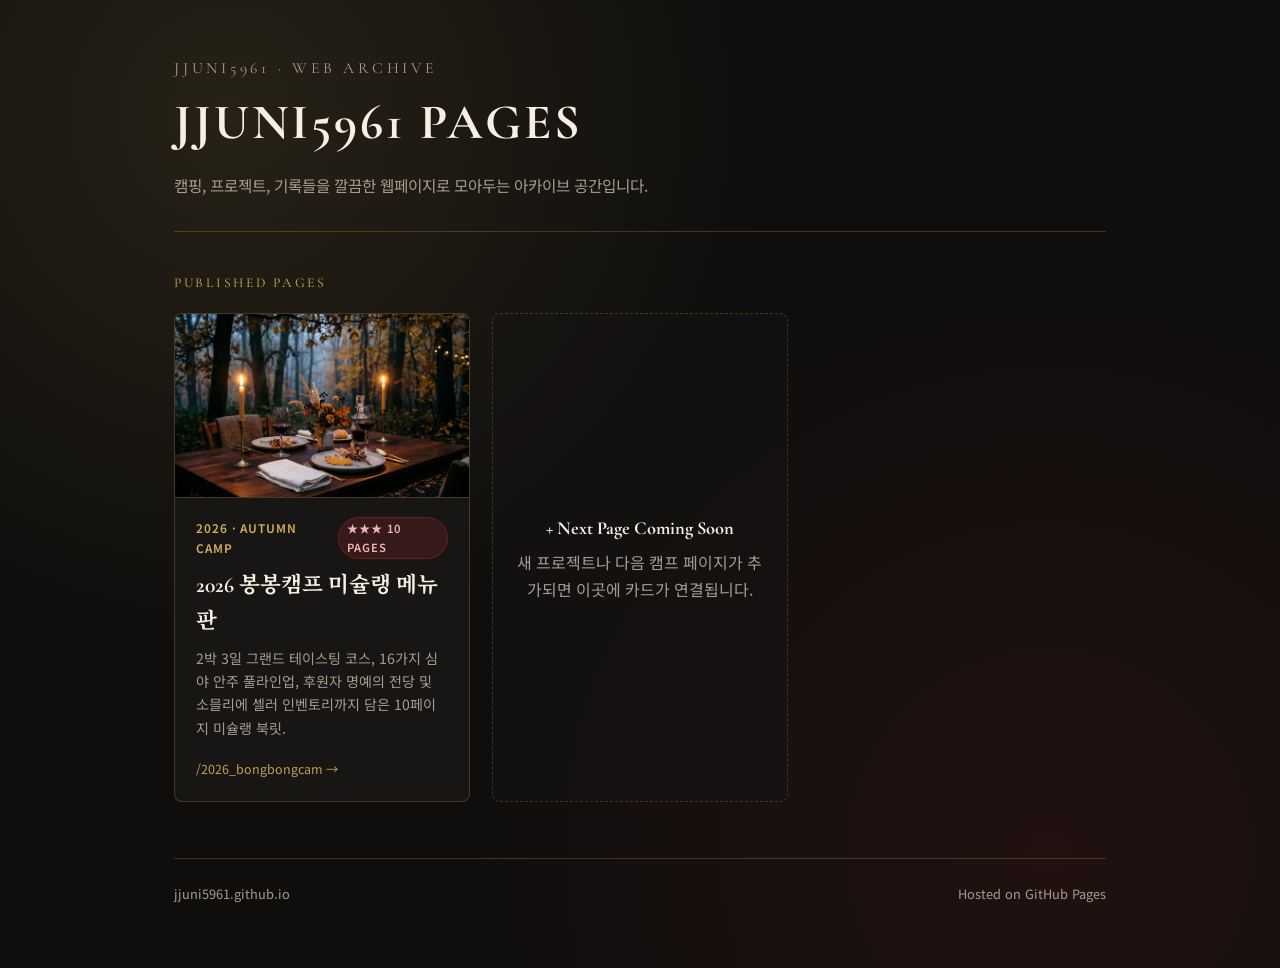
<file: index.html>
<!DOCTYPE html>
<html lang="ko">
<head>
  <meta charset="UTF-8" />
  <meta name="viewport" content="width=device-width, initial-scale=1.0" />
  <title>jjuni5961.github.io | Web Archive</title>
  <link rel="preconnect" href="https://fonts.googleapis.com" />
  <link rel="preconnect" href="https://fonts.gstatic.com" crossorigin />
  <link href="https://fonts.googleapis.com/css2?family=Cormorant+Garamond:wght@600;700&family=Noto+Serif+KR:wght@600;700&family=Noto+Sans+KR:wght@400;500;600&display=swap" rel="stylesheet" />
  <link rel="stylesheet" href="styles.css" />
</head>
<body>
  <div class="wrap">
    <header class="hero">
      <p class="eyebrow">jjuni5961 · Web Archive</p>
      <h1>JJUNI5961 PAGES</h1>
      <p>캠핑, 프로젝트, 기록들을 깔끔한 웹페이지로 모아두는 아카이브 공간입니다.</p>
    </header>

    <main>
      <p class="section-label">Published Pages</p>
      <div class="card-grid">

        <!-- Page 01: 2026_bongbongcam -->
        <a class="project-card" href="./2026_bongbongcam/">
          <img class="project-thumb" src="./2026_bongbongcam/images/00_cover.jpg" alt="2026 봉봉캠프 미슐랭 3스타 메뉴판 표지" />
          <div class="project-body">
            <div class="project-meta">
              <span>2026 · AUTUMN CAMP</span>
              <span class="project-tag">★★★ 10 PAGES</span>
            </div>
            <h2>2026 봉봉캠프 미슐랭 메뉴판</h2>
            <p>
              2박 3일 그랜드 테이스팅 코스, 16가지 심야 안주 풀라인업, 후원자 명예의 전당 및 소믈리에 셀러 인벤토리까지 담은 10페이지 미슐랭 북릿.
            </p>
            <div class="project-url">/2026_bongbongcam →</div>
          </div>
        </a>

        <!-- 새 페이지를 추가할 때는 위 .project-card 블록을 복사해서 폴더명만 바꾸면 됩니다 -->
        <div class="project-card placeholder-card">
          <strong>+ Next Page Coming Soon</strong>
          <span>새 프로젝트나 다음 캠프 페이지가 추가되면 이곳에 카드가 연결됩니다.</span>
        </div>

      </div>
    </main>

    <footer>
      <span>jjuni5961.github.io</span>
      <span>Hosted on GitHub Pages</span>
    </footer>
  </div>
</body>
</html>
</file>
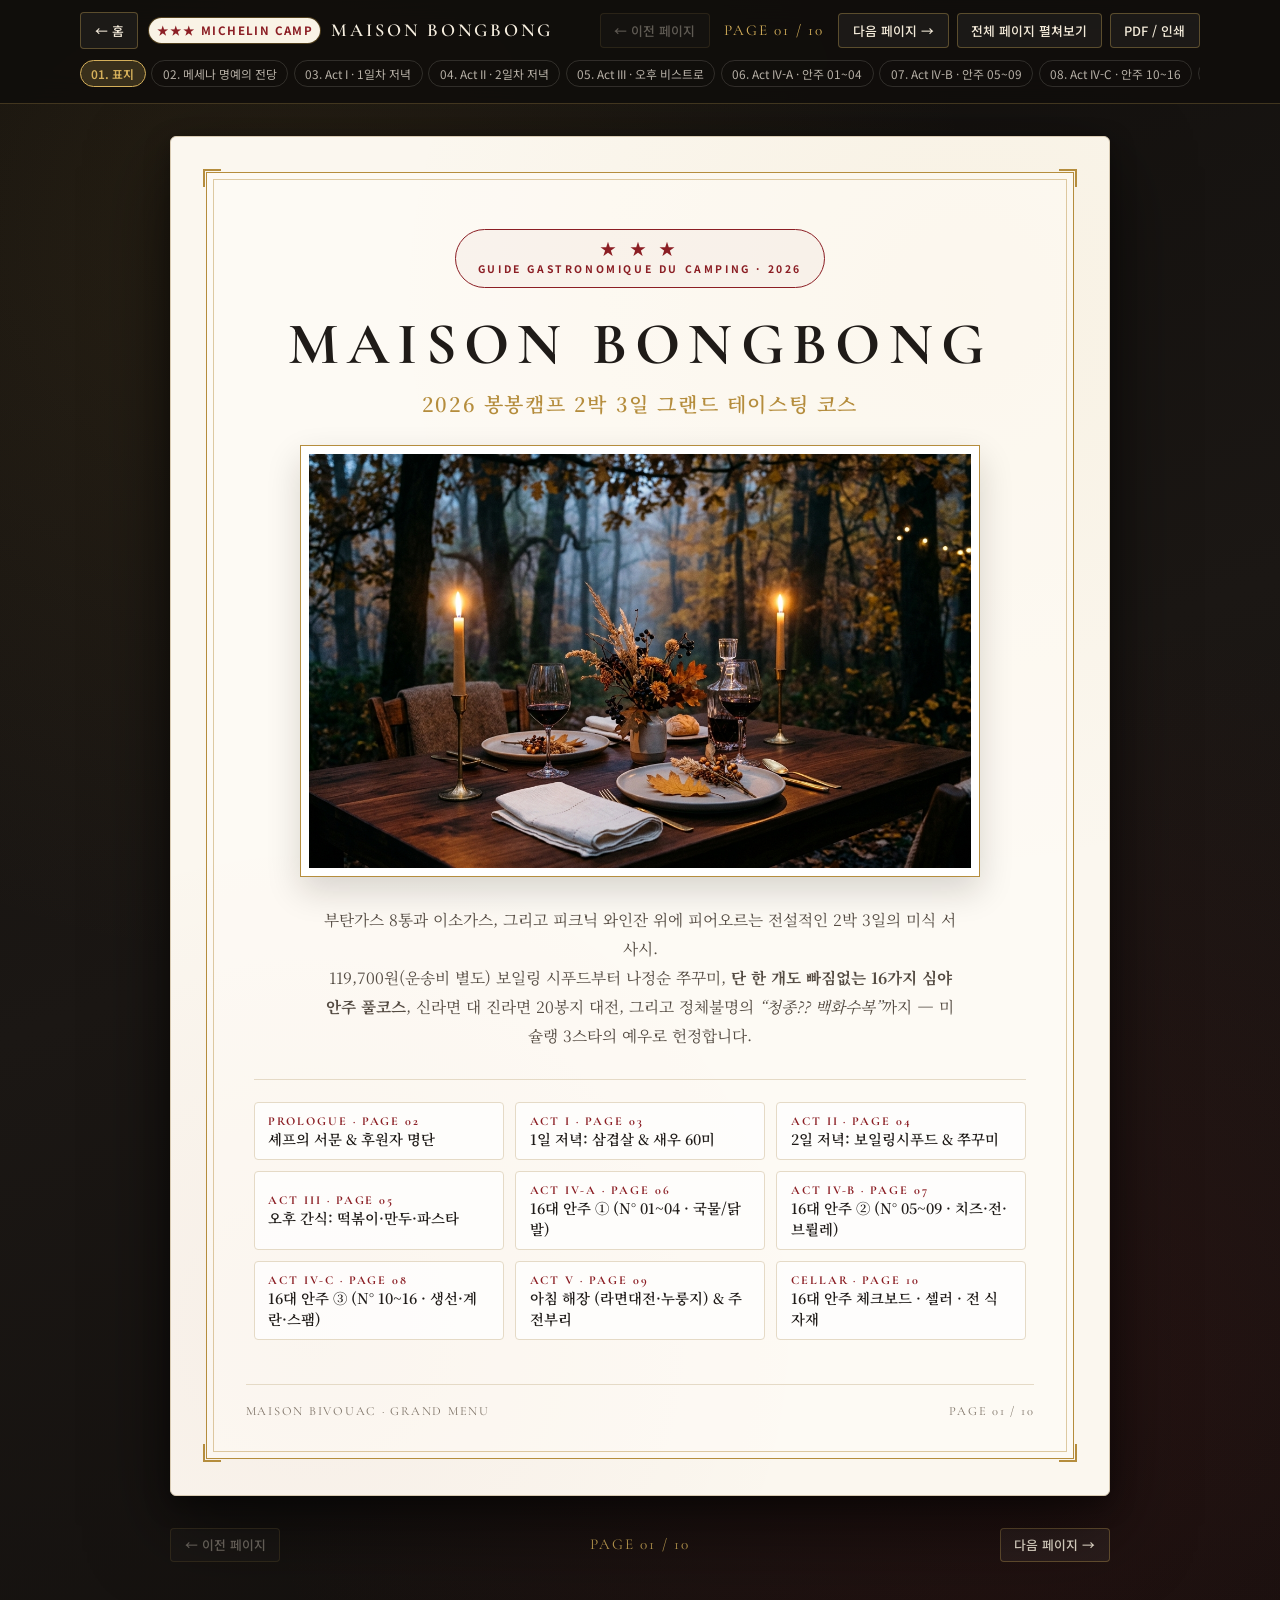
<file: 2026_bongbongcam/index.html>
<!DOCTYPE html>
<html lang="ko">
<head>
  <meta charset="UTF-8" />
  <meta name="viewport" content="width=device-width, initial-scale=1.0" />
  <title>MAISON BONGBONG ★★★ | 2026 봉봉캠프 그랜드 테이스팅 메뉴</title>
  <link rel="preconnect" href="https://fonts.googleapis.com" />
  <link rel="preconnect" href="https://fonts.gstatic.com" crossorigin />
  <link href="https://fonts.googleapis.com/css2?family=Cormorant+Garamond:ital,wght@0,500;0,600;0,700;1,500;1,600&family=Noto+Serif+KR:wght@400;600;700&family=Noto+Sans+KR:wght@400;500;600;700&display=swap" rel="stylesheet" />
  <link rel="stylesheet" href="styles.css" />
</head>
<body>
  <!-- Top Concierge Bar -->
  <header class="topbar">
    <div class="topbar-inner">
      <div class="brand-mark">
        <a class="ctrl-btn" href="../" style="text-decoration:none;">← 홈</a>
        <span class="brand-stars">★★★ MICHELIN CAMP</span>
        <span class="brand-title">MAISON BONGBONG</span>
      </div>

      <div class="topbar-controls">
        <button id="prevPageBtn" class="ctrl-btn" type="button">← 이전 페이지</button>
        <span id="pageCounter" class="page-counter">PAGE 01 / 10</span>
        <button id="nextPageBtn" class="ctrl-btn" type="button">다음 페이지 →</button>
        <button id="toggleViewBtn" class="ctrl-btn" type="button">전체 페이지 펼쳐보기</button>
        <button id="printBtn" class="ctrl-btn" type="button">PDF / 인쇄</button>
      </div>
    </div>

    <nav class="chapter-strip" aria-label="코스 목차">
      <button class="chapter-pill is-current" type="button">01. 표지</button>
      <button class="chapter-pill" type="button">02. 메세나 명예의 전당</button>
      <button class="chapter-pill" type="button">03. Act I · 1일차 저녁</button>
      <button class="chapter-pill" type="button">04. Act II · 2일차 저녁</button>
      <button class="chapter-pill" type="button">05. Act III · 오후 비스트로</button>
      <button class="chapter-pill" type="button">06. Act IV-A · 안주 01~04</button>
      <button class="chapter-pill" type="button">07. Act IV-B · 안주 05~09</button>
      <button class="chapter-pill" type="button">08. Act IV-C · 안주 10~16</button>
      <button class="chapter-pill" type="button">09. Act V · 아침 &amp; 주전부리</button>
      <button class="chapter-pill" type="button">10. 셀러 &amp; 100% 인벤토리</button>
    </nav>
  </header>

  <main class="booklet-stage">

    <!-- ==================== PAGE 1: COVER ==================== -->
    <section class="menu-page is-visible" data-page="1">
      <div class="page-frame">
        <span class="corner corner-tl"></span><span class="corner corner-tr"></span>
        <span class="corner corner-bl"></span><span class="corner corner-br"></span>

        <div class="cover-layout">
          <div class="michelin-seal">
            <span class="stars">★ ★ ★</span>
            <span class="label">Guide Gastronomique du Camping · 2026</span>
          </div>

          <h1 class="cover-title">MAISON BONGBONG</h1>
          <p class="cover-kr-title">2026 봉봉캠프 2박 3일 그랜드 테이스팅 코스</p>

          <div class="cover-hero-wrap">
            <img src="images/00_cover.jpg" alt="가을 숲속 촛불이 켜진 미슐랭 야외 파인다이닝 테이블" />
          </div>

          <p class="cover-dedication">
            부탄가스 8통과 이소가스, 그리고 피크닉 와인잔 위에 피어오르는 전설적인 2박 3일의 미식 서사시.<br />
            119,700원(운송비 별도) 보일링 시푸드부터 나정순 쭈꾸미, <strong>단 한 개도 빠짐없는 16가지 심야 안주 풀코스</strong>, 신라면 대 진라면 20봉지 대전, 그리고 정체불명의 <em>“청종?? 백화수복”</em>까지 — 미슐랭 3스타의 예우로 헌정합니다.
          </p>

          <div class="cover-toc">
            <button class="toc-item" type="button" data-target-page="1">
              <span class="toc-num">PROLOGUE · PAGE 02</span>
              <span class="toc-name">셰프의 서문 &amp; 후원자 명단</span>
            </button>
            <button class="toc-item" type="button" data-target-page="2">
              <span class="toc-num">ACT I · PAGE 03</span>
              <span class="toc-name">1일 저녁: 삼겹살 &amp; 새우 60미</span>
            </button>
            <button class="toc-item" type="button" data-target-page="3">
              <span class="toc-num">ACT II · PAGE 04</span>
              <span class="toc-name">2일 저녁: 보일링시푸드 &amp; 쭈꾸미</span>
            </button>
            <button class="toc-item" type="button" data-target-page="4">
              <span class="toc-num">ACT III · PAGE 05</span>
              <span class="toc-name">오후 간식: 떡볶이·만두·파스타</span>
            </button>
            <button class="toc-item" type="button" data-target-page="5">
              <span class="toc-num">ACT IV-A · PAGE 06</span>
              <span class="toc-name">16대 안주 ① (N° 01~04 · 국물/닭발)</span>
            </button>
            <button class="toc-item" type="button" data-target-page="6">
              <span class="toc-num">ACT IV-B · PAGE 07</span>
              <span class="toc-name">16대 안주 ② (N° 05~09 · 치즈·전·브륄레)</span>
            </button>
            <button class="toc-item" type="button" data-target-page="7">
              <span class="toc-num">ACT IV-C · PAGE 08</span>
              <span class="toc-name">16대 안주 ③ (N° 10~16 · 생선·계란·스팸)</span>
            </button>
            <button class="toc-item" type="button" data-target-page="8">
              <span class="toc-num">ACT V · PAGE 09</span>
              <span class="toc-name">아침 해장 (라면대전·누룽지) &amp; 주전부리</span>
            </button>
            <button class="toc-item" type="button" data-target-page="9">
              <span class="toc-num">CELLAR · PAGE 10</span>
              <span class="toc-name">16대 안주 체크보드 · 셀러 · 전 식자재</span>
            </button>
          </div>
        </div>

        <footer class="page-footer">
          <span>Maison Bivouac · Grand Menu</span>
          <span>Page 01 / 10</span>
        </footer>
      </div>
    </section>

    <!-- ==================== PAGE 2: PROLOGUE & PATRONS ==================== -->
    <section class="menu-page" data-page="2">
      <div class="page-frame">
        <span class="corner corner-tl"></span><span class="corner corner-tr"></span>
        <span class="corner corner-bl"></span><span class="corner corner-br"></span>

        <header class="page-header">
          <p class="act-eyebrow">Prologue &amp; Les Mécènes</p>
          <h2 class="act-title">셰프의 서문 &amp; 식재료 메세나 명예의 전당</h2>
          <p class="act-subtitle">Nos Nobles Pourvoyeurs qui ont Bâti ce Festin</p>
        </header>

        <blockquote class="prologue-quote">
          “위대한 캠핑 요리는 거창한 주방에서 나오지 않습니다. 새우 2kg을 들고 묵묵히 걸어오는 발걸음, 운송비 별도 119,700원을 결제하는 대담한 손가락, 그리고 끝없이 쏟아지는 일회용 소주잔과 다진 마늘 속에서 비로소 탄생합니다. 오늘 밤, 우리 모두의 위장에 별 세 개를 수여합니다.”
        </blockquote>

        <div class="patron-grid">
          <article class="patron-card is-mvp">
            <span class="patron-rank">Grand Chancelier · 최다 조달 MVP</span>
            <h3 class="patron-name">영진 (Yeong-jin)</h3>
            <p class="patron-title">왕립 물류총감 겸 비축의 수호자</p>
            <p class="patron-items">
              새우 2kg(60미), 맛술, 나정순 양념쭈꾸미(3팩), 밀가루, 삼진어묵탕, 닭발 1.8kg(900g×2), 와인용 치즈, 들기름, 김치·부침·튀김가루, 케찹·마요네즈, 스팸, 진라면 10봉, 김·캔참치, 양념통·식용유, 일회용 젓가락, 쓰봉, 다진마늘까지 사실상 식자재 마트를 통째로 이고 온 절대 군주.
            </p>
          </article>

          <article class="patron-card">
            <span class="patron-rank">Amiral des Mers</span>
            <h3 class="patron-name">호준 (Ho-jun)</h3>
            <p class="patron-title">대양의 보일링 제독 겸 파스타 공학자</p>
            <p class="patron-items">
              본 코스 최고가 시그니처 <strong>보일링시푸드 풀세트(119,700원·운송비 별도)</strong>의 단독 스폰서. 여기에 파스타 소스 3통에 맞서 과감히 <strong>파스타면 4봉지</strong>를 투하한 카리스마 탄수화물 전략가.
            </p>
          </article>

          <article class="patron-card">
            <span class="patron-rank">Duc de la Pêche</span>
            <h3 class="patron-name">범규 (Beom-gyu)</h3>
            <p class="patron-title">심해 어업 공작 겸 교자 마에스트로</p>
            <p class="patron-items">
              우럭·고등어 생선구이 3마리와 쫄깃한 갑오징어를 하사한 바다의 귀족. 동시에 비비고 교자 2봉과 양념통·식용유까지 챙긴 문무겸비 조달관.
            </p>
          </article>

          <article class="patron-card">
            <span class="patron-rank">Baron d'Œuf</span>
            <h3 class="patron-name">형근 (Hyeong-geun)</h3>
            <p class="patron-title">30구 양계장 남작 겸 브런치 장인</p>
            <p class="patron-items">
              계란 30구 대란 한 판과 식빵을 통째로 공급하며 심야 계란후라이·계란말이부터 다음날 아침 계란토스트까지 캠프의 단백질과 아침을 책임지는 황금 손.
            </p>
          </article>

          <article class="patron-card">
            <span class="patron-rank">Sommelière de Kurly</span>
            <h3 class="patron-name">현미 (Hyeon-mi)</h3>
            <p class="patron-title">새벽배송 미식 큐레이터</p>
            <p class="patron-items">
              마켓컬리 직송 해물짬뽕탕 밀키트를 엄선해 밤안개 속 얼큰한 국물의 품격을 한 단계 끌어올린 샛별 큐레이터.
            </p>
          </article>

          <article class="patron-card">
            <span class="patron-rank">Maître du Beurre</span>
            <h3 class="patron-name">이수 (I-su)</h3>
            <p class="patron-title">황금 버터와 고구마의 연금술사</p>
            <p class="patron-items">
              새우구이를 미슐랭 풍미로 승화시키는 핵심 열쇠 ‘버터’와 모닥불 디저트 ‘고구마’, 그리고 젓가락을 찬조한 감성 터치의 달인.
            </p>
          </article>

          <article class="patron-card">
            <span class="patron-rank">Gardiens du Confort</span>
            <h3 class="patron-name">홍주 &amp; 경민</h3>
            <p class="patron-title">파인 다이닝 테이블웨어·위생 수호 기사단</p>
            <p class="patron-items">
              <strong>홍주:</strong> 어떤 기름기와 국물 앞에서도 굴하지 않는 휴지 2팩.<br />
              <strong>경민:</strong> 에스프레소와 소주·맥주·안주를 모두 아우르는 종이컵(소·대) 1줄씩 완비!
            </p>
          </article>
        </div>

        <footer class="page-footer">
          <span>Les Mécènes du Goût</span>
          <span>Page 02 / 10</span>
        </footer>
      </div>
    </section>

    <!-- ==================== PAGE 3: ACT I — DAY 1 DINNER ==================== -->
    <section class="menu-page" data-page="3">
      <div class="page-frame">
        <span class="corner corner-tl"></span><span class="corner corner-tr"></span>
        <span class="corner corner-bl"></span><span class="corner corner-br"></span>

        <header class="page-header">
          <p class="act-eyebrow">Acte I · Premier Dîner</p>
          <h2 class="act-title">1일차 저녁: 불꽃과 바다의 서곡</h2>
          <p class="act-subtitle">Prélude au Charbon de Bois et Crustacés Flambés</p>
        </header>

        <div class="course-stack">
          <article class="course-block">
            <div class="dish-photo-card">
              <img src="images/01_pork.jpg" alt="미슐랭 스타일 삼겹살과 목살 쌈채소 플레이팅" />
              <div class="photo-caption">
                <span>Plat 01 · Le Porc Sacré</span>
                <span>Day 1 Dinner</span>
              </div>
            </div>
            <div class="dish-info">
              <div class="dish-meta-row">
                <span class="badge badge-time">1일 저녁 메인 I</span>
                <span class="badge badge-ok">쌈장 구매완료</span>
              </div>
              <span class="dish-fr-name">Poitrine &amp; Échine de Porc Grillées au Feu de Camp</span>
              <h3 class="dish-kr-name">그릴드 삼겹·목살 듀오와 계절 쌈채소 부케</h3>
              <p class="dish-desc">
                첫날 밤 불판의 순결함을 깨우는 2박 3일의 개막식. 기름진 마블링의 삼겹살과 탄탄한 식감의 목살을 노릇하게 시어링해 낸 뒤, 아삭한 쌈무 리본과 상추·깻잎·고추·마늘·양파로 정교하게 랩핑해 즐기는 K-파인다이닝의 정수. 기분이 내키면 <em>“찌개류(옵션)”</em>가 예고 없이 소환됩니다.
              </p>
              <div class="dish-ingredients">
                <strong>재료 아카이브:</strong> 삼겹살, 목살, 쌈장, 상추, 깻잎, 쌈무, 양파, 마늘, 찌개류(옵션)
              </div>
              <div class="pairing-note">
                <span class="label">Pairing</span>
                <span>일회용 소주잔에 따른 차가운 소주 혹은 피크닉 와인잔 레드</span>
              </div>
            </div>
          </article>

          <article class="course-block is-reversed">
            <div class="dish-photo-card">
              <img src="images/02_prawns.jpg" alt="버터와 맛술로 플람베한 왕새우 구이" />
              <div class="photo-caption">
                <span>Plat 02 · 60 Crevettes</span>
                <span>Day 1 Dinner</span>
              </div>
            </div>
            <div class="dish-info">
              <div class="dish-meta-row">
                <span class="badge badge-time">1일 저녁 메인 II</span>
                <span class="badge badge-patron">구매: 영진 · 찬조: 이수/영진</span>
              </div>
              <span class="dish-fr-name">Soixante Crevettes Rôties au Beurre d'Isue &amp; Mirin</span>
              <h3 class="dish-kr-name">이수표 버터와 영진 맛술로 플람베한 새우 60미 대행진</h3>
              <p class="dish-desc">
                약 60마리(2kg)에 달하는 갑각류 군단이 소금 침대 위가 아닌 <strong>이수의 황금 버터</strong>와 <strong>영진의 맛술</strong>을 만나 붉게 타오릅니다. 새우 머리의 고소함이 폭발할 때쯤 다들 껍질 까느라 대화가 잠잠해지는 ‘침묵의 미식 타임’이 찾아옵니다.
              </p>
              <div class="dish-ingredients">
                <strong>재료 &amp; 찬조:</strong> 새우 2kg / 60미 전후(영진구매) + 버터(이수 찬조) + 맛술(영진 찬조)
              </div>
              <div class="pairing-note">
                <span class="label">Pairing</span>
                <span>시원하게 칠링한 사이다 2L 또는 피크닉 와인잔 화이트</span>
              </div>
            </div>
          </article>
        </div>

        <footer class="page-footer">
          <span>Acte I · Premier Dîner</span>
          <span>Page 03 / 10</span>
        </footer>
      </div>
    </section>

    <!-- ==================== PAGE 4: ACT II — DAY 2 DINNER ==================== -->
    <section class="menu-page" data-page="4">
      <div class="page-frame">
        <span class="corner corner-tl"></span><span class="corner corner-tr"></span>
        <span class="corner corner-bl"></span><span class="corner corner-br"></span>

        <header class="page-header">
          <p class="act-eyebrow">Acte II · Le Grand Festin du Deuxième Soir</p>
          <h2 class="act-title">2일차 저녁: 119,700원의 대서사시</h2>
          <p class="act-subtitle">Fruits de Mer Impériaux &amp; Poulpe Légendaire</p>
        </header>

        <div class="course-stack">
          <article class="course-block">
            <div class="dish-photo-card">
              <img src="images/03_seafood.jpg" alt="미슐랭 코코트에 담긴 보일링 시푸드와 소세지" />
              <div class="photo-caption">
                <span>Plat 03 · 119,700 KRW</span>
                <span>Day 2 Signature</span>
              </div>
            </div>
            <div class="dish-info">
              <div class="dish-meta-row">
                <span class="badge badge-time">2일 저녁 시그니처</span>
                <span class="badge badge-ok">구매완료 (호준)</span>
                <span class="badge badge-warn">찬조 요청: 비엔나 소세지!</span>
              </div>
              <span class="dish-fr-name">Grand Plateau de Fruits de Mer « 119,700 » (Hors Livraison)</span>
              <h3 class="dish-kr-name">호준 제독의 보일링 시푸드 그랜드 플래터</h3>
              <p class="dish-desc">
                <em>“밀키트 2세트 + 탈각새우 900g + 해물모둠 600g + 오징어 500g = 119,700원(운송비 별도).”</em> 영수증 숫자부터 웅장한 본 코스의 절대 간판. 이미 껍질이 벗겨진 탈각새우 900g 덕분에 손이 깨끗한 귀족적 식사가 보장됩니다. 단, 셰프의 애절한 메모가 남아 있으니: <strong>“비엔나 소세지 구매 부탁드립니다.”</strong>
              </p>
              <div class="dish-ingredients">
                <strong>재료 내역:</strong> 밀키트 2세트, 탈각새우 900g, 해물모둠 600g, 오징어 500g (호준) · <strong>긴급 찬조 요청:</strong> 비엔나 소세지
              </div>
              <div class="pairing-note">
                <span class="label">Pairing</span>
                <span>매콤한 갈릭 버터 소스를 중화하는 탄산음료 2L &amp; 생수</span>
              </div>
            </div>
          </article>

          <article class="course-block is-reversed">
            <div class="dish-photo-card">
              <img src="images/04_jjukkumi.jpg" alt="나정순 양념쭈꾸미와 삼겹살, 날치알 캐비어" />
              <div class="photo-caption">
                <span>Plat 04 · Maître Na Jeong-sun</span>
                <span>Day 2 Dinner</span>
              </div>
            </div>
            <div class="dish-info">
              <div class="dish-meta-row">
                <span class="badge badge-time">2일 저녁 메인 II</span>
                <span class="badge badge-patron">영진구매 (15,000 × 3)</span>
                <span class="badge badge-ok">날치알 구매완료</span>
              </div>
              <span class="dish-fr-name">Poulpe Épicé « Na Jeong-sun » &amp; Tobiko sur Poitrine de Porc</span>
              <h3 class="dish-kr-name">명인 나정순 쭈꾸미 삼겹 볶음과 날치알 캐비어</h3>
              <p class="dish-desc">
                전설의 명가 나정순 할머니의 붉은 비법 양념(15,000원×3팩)을 영진 바이어가 3연타로 공수했습니다. 지글지글 녹아내린 삼겹살 기름과 버섯·마늘이 매콤한 쭈꾸미와 엉키고, 향긋한 깻잎 위에 주황빛 날치알 캐비어를 듬뿍 얹어 한 입에 넣으면 캠프장이 곧 미슐랭 3스타로 변합니다.
              </p>
              <div class="dish-ingredients">
                <strong>재료 아카이브:</strong> 양념쭈꾸미(나정순/15,000×3/영진구매), 삼겹살, 날치알, 깻잎, 마늘, 버섯
              </div>
              <div class="pairing-note">
                <span class="label">Pairing</span>
                <span>매운맛 직후 마요네즈 한 방울 &amp; 갈아만든배</span>
              </div>
            </div>
          </article>
        </div>

        <footer class="page-footer">
          <span>Acte II · Le Grand Festin</span>
          <span>Page 04 / 10</span>
        </footer>
      </div>
    </section>

    <!-- ==================== PAGE 5: ACT III — AFTERNOON BISTRO ==================== -->
    <section class="menu-page" data-page="5">
      <div class="page-frame">
        <span class="corner corner-tl"></span><span class="corner corner-tr"></span>
        <span class="corner corner-bl"></span><span class="corner corner-br"></span>

        <header class="page-header">
          <p class="act-eyebrow">Acte III · Les Intermèdes de l'Après-Midi</p>
          <h2 class="act-title">1·2일차 오후: 애프터눈 비스트로 &amp; 분식 아뜰리에</h2>
          <p class="act-subtitle">Bistrot d'Après-Midi, Pâtes &amp; Galette de Kimchi</p>
        </header>

        <div class="course-stack">
          <article class="course-block">
            <div class="dish-photo-card">
              <img src="images/05_tteokbokki_mandu.jpg" alt="미슐랭 스타일 로얄 떡볶이와 눈꽃 군만두" />
              <div class="photo-caption">
                <span>Plat 05 &amp; 06 · Duo de Rue</span>
                <span>Day 1 / 2 Afternoon</span>
              </div>
            </div>
            <div class="dish-info">
              <div class="dish-meta-row">
                <span class="badge badge-time">1일/2일 오후</span>
                <span class="badge badge-ok">떡볶이·오뎅 구매완료</span>
                <span class="badge badge-patron">찬조: 범규(교자2)·영진(밀가루)</span>
              </div>
              <span class="dish-fr-name">Gâteaux de Riz Impériaux &amp; Gyoza « Bibigo » en Dentelle</span>
              <h3 class="dish-kr-name">로얄 밀키트 떡볶이 &amp; 눈꽃 날개 비비고 교자</h3>
              <p class="dish-desc">
                저녁 만찬을 기다리다 지친 영혼들을 위한 오후의 구원자. 이미 구매 완료된 밀키트 떡볶이·어묵 듀오가 달콤매콤한 벨벳 글레이즈를 뽐낼 때, <strong>범규 공작의 비비고 교자 2봉지</strong>와 <strong>영진의 밀가루</strong>가 만나 바삭한 눈꽃 날개 군만두로 탄생해 떡볶이 소스에 완벽히 적셔집니다.
              </p>
              <div class="dish-ingredients">
                <strong>떡볶이:</strong> 밀키트 떡볶이, 오뎅(구매완료) · <strong>만두:</strong> 비비고교자 2개(범규), 밀가루(영진)
              </div>
            </div>
          </article>

          <article class="course-block is-reversed">
            <div class="dish-photo-card">
              <img src="images/06_pasta_kimchi.jpg" alt="아티장 파스타와 바삭한 김치 갈레트" />
              <div class="photo-caption">
                <span>Plat 07 &amp; 14 · Est &amp; Ouest</span>
                <span>Afternoon &amp; Anju</span>
              </div>
            </div>
            <div class="dish-info">
              <div class="dish-meta-row">
                <span class="badge badge-time">1일/2일 오후 &amp; 안주</span>
                <span class="badge badge-patron">호준(면 4봉) · 영진(김치/가루)</span>
              </div>
              <span class="dish-fr-name">Quatre Pâtes pour Trois Sauces &amp; Galette de Kimchi</span>
              <h3 class="dish-kr-name">3소스×4봉지 파스타 챌린지 &amp; 바삭한 김치 갈레트</h3>
              <p class="dish-desc">
                이탈리아와 한국의 국경을 허무는 오후의 더블 코스. <strong>파스타 소스 3통</strong>에 <strong>호준의 파스타면 4봉지</strong>를 맞추는 긴장감 넘치는 수분-농도 조절의 미학이 펼쳐지고, 옆 프라이팬에서는 영진표 김치·부침가루·튀김가루 황금 배합으로 구워낸 초바삭 김치전 갈레트가 자태를 뽐냅니다.
              </p>
              <div class="dish-ingredients">
                <strong>파스타:</strong> 파스타 소스 3통 + 파스타면 4봉(호준) · <strong>김치전:</strong> 김치(영진구매 완료) + 부침/튀김가루(영진)
              </div>
            </div>
          </article>
        </div>

        <footer class="page-footer">
          <span>Acte III · Bistrot d'Après-Midi</span>
          <span>Page 05 / 10</span>
        </footer>
      </div>
    </section>

    <!-- ==================== PAGE 6: ACT IV-A — ANJU 01 ~ 04 ==================== -->
    <section class="menu-page" data-page="6">
      <div class="page-frame">
        <span class="corner corner-tl"></span><span class="corner corner-tr"></span>
        <span class="corner corner-bl"></span><span class="corner corner-br"></span>

        <header class="page-header">
          <p class="act-eyebrow">Acte IV-A · Les 16 Amuse-Bouches de Minuit (N° 01–04)</p>
          <h2 class="act-title">16가지 심야 안주 ①: 뜨겁고 매운 밤의 컨소메</h2>
          <p class="act-subtitle">Oden de Samjin, Chrysalide Sauvage, Jjamppong &amp; Dakbal 1.8kg</p>
        </header>

        <div class="course-stack">
          <article class="course-block">
            <div class="dish-photo-card">
              <img src="images/07_jjamppong_odeng.jpg" alt="해물짬뽕탕과 삼진어묵탕 듀오" />
              <div class="photo-caption">
                <span>Anju N° 01 &amp; N° 03 · Bouillons</span>
                <span>Midnight Soup Duo</span>
              </div>
            </div>
            <div class="dish-info">
              <div class="dish-meta-row">
                <span class="badge badge-anju">ANJU N° 01 · 오뎅탕</span>
                <span class="badge badge-anju">ANJU N° 03 · 해물짬뽕탕</span>
                <span class="badge badge-ok">영진(삼진어묵)·현미(컬리) 구매완료</span>
              </div>
              <span class="dish-fr-name">Consommé de Samjin &amp; Bouillabaisse Rouge de Kurly</span>
              <h3 class="dish-kr-name">N° 01 삼진어묵탕 · N° 03 컬리 해물짬뽕탕</h3>
              <p class="dish-desc">
                <strong>[N° 01 오뎅탕]</strong> 영진이 부산 명가 삼진어묵으로 미리 확보해 둔 깊고 맑은 어육수 컨소메.<br />
                <strong>[N° 03 해물짬뽕탕]</strong> 현미 소믈리에가 마켓컬리에서 공수한 불향 가득 얼큰한 해물 육수. 밤이 깊어질수록 국자 회전수가 빨라집니다.
              </p>
              <div class="dish-ingredients">
                <strong>재료:</strong> 오뎅(삼진어묵탕 영진구매 완료), 짬뽕탕밀키트(컬리/현미구매)
              </div>
            </div>
          </article>

          <article class="course-block is-reversed">
            <div class="dish-photo-card">
              <img src="images/08_dakbal.jpg" alt="스타우브 냄비에 담긴 미슐랭 국물닭발" />
              <div class="photo-caption">
                <span>Anju N° 02 &amp; N° 04 · Audace &amp; Collagène</span>
                <span>Spicy &amp; Avant-Garde</span>
              </div>
            </div>
            <div class="dish-info">
              <div class="dish-meta-row">
                <span class="badge badge-anju">ANJU N° 02 · 번데기탕</span>
                <span class="badge badge-anju">ANJU N° 04 · 국물닭발</span>
                <span class="badge badge-ok">닭발 1.8kg 영진구매 완료</span>
              </div>
              <span class="dish-fr-name">Chrysalide au Piment Cheongyang &amp; Patte de Poulet 1.8kg</span>
              <h3 class="dish-kr-name">N° 02 청양고추 번데기탕 · N° 04 1.8kg 국물닭발</h3>
              <p class="dish-desc">
                <strong>[N° 02 번데기탕]</strong> 통조림 2~3캔에서 갓 깨어난 야생의 단백질에 알싸한 청양고추를 송송 썰어 넣은, 술자리 감성 100% 아방가르드 브로스.<br />
                <strong>[N° 04 국물닭발]</strong> 닭발 900g×2팩, 총 1.8kg의 압도적 콜라겐 스튜! 입술이 붙는 강렬한 매운맛으로 야식의 왕좌를 지킵니다.
              </p>
              <div class="dish-ingredients">
                <strong>재료:</strong> 번데기 통조림 2~3개 + 청양고추 / 닭발 900g × 2개(영진구매 완료)
              </div>
            </div>
          </article>
        </div>

        <footer class="page-footer">
          <span>Acte IV-A · Anju N° 01–04</span>
          <span>Page 06 / 10</span>
        </footer>
      </div>
    </section>

    <!-- ==================== PAGE 7: ACT IV-B — ANJU 05 ~ 09 ==================== -->
    <section class="menu-page" data-page="7">
      <div class="page-frame">
        <span class="corner corner-tl"></span><span class="corner corner-tr"></span>
        <span class="corner corner-bl"></span><span class="corner corner-br"></span>

        <header class="page-header">
          <p class="act-eyebrow">Acte IV-B · Les 16 Amuse-Bouches de Minuit (N° 05–09)</p>
          <h2 class="act-title">16가지 심야 안주 ②: 치즈·샐러드·김치전·브륄레·황태</h2>
          <p class="act-subtitle">Fromage, Chou au Périlla, Galette de Kimchi, Banane Brûlée &amp; Morue</p>
        </header>

        <div class="course-stack">
          <article class="course-block is-reversed">
            <div class="dish-photo-card">
              <img src="images/12_banana_brulee.jpg" alt="토치로 캐러멜라이징한 바나나 브륄레와 샤인머스캣, 감귤, 군고구마" />
              <div class="photo-caption">
                <span>Anju N° 08 · Banane Brûlée</span>
                <span>Torch Signature</span>
              </div>
            </div>
            <div class="dish-info">
              <div class="dish-meta-row">
                <span class="badge badge-anju">ANJU N° 08 · 바나나 브륄레</span>
                <span class="badge badge-time">캠핑 토치 쇼</span>
              </div>
              <span class="dish-fr-name">Banane Brûlée au Chalumeau de Camping</span>
              <h3 class="dish-kr-name">N° 08 캠핑 토치 바나나 브륄레</h3>
              <p class="dish-desc">
                무려 부탄가스 8통과 이소가스가 대기 중인 진정한 이유! 잘 익은 바나나에 설탕 코팅을 올려 캠핑 토치로 바삭하게 구워내, 스푼으로 유리막 깨듯 톡 깨 먹는 미슐랭 3스타급 심야 달콤 안주입니다.
              </p>
              <div class="dish-ingredients">
                <strong>재료:</strong> 바나나 (과일 코너 병행 조달) + 설탕 + 캠핑 토치 화력
              </div>
            </div>
          </article>

          <div class="mini-course-grid">
            <article class="mini-dish-card">
              <div class="dish-meta-row">
                <span class="badge badge-anju">ANJU N° 05 · 와인용 치즈</span>
                <span class="badge badge-ok">영진구매 완료</span>
              </div>
              <span class="dish-fr-name">Sélection Fromagère pour PicNic Wine</span>
              <h4>N° 05 와인용 부티크 치즈</h4>
              <p class="dish-desc">
                소모품의 <em>‘피크닉 와인잔’</em>을 빛내기 위해 영진이 미리 구비해 둔 치즈 셀렉션. 모닥불 옆 야외 살롱을 완성합니다.
              </p>
            </article>

            <article class="mini-dish-card">
              <div class="dish-meta-row">
                <span class="badge badge-anju">ANJU N° 06 · 양배추들기름샐러드</span>
                <span class="badge badge-patron">찬조: 들기름(영진)</span>
              </div>
              <span class="dish-fr-name">Salade de Chou à l'Huile de Périlla</span>
              <h4>N° 06 양배추 들기름 샐러드</h4>
              <p class="dish-desc">
                아삭한 양배추에 영진의 고소한 들기름을 두른 K-오리엔탈 샐러드. 묵직한 고기·닭발 사이 입안을 씻어주는 천사 같은 안주.
              </p>
            </article>

            <article class="mini-dish-card">
              <div class="dish-meta-row">
                <span class="badge badge-anju">ANJU N° 07 · 김치전</span>
                <span class="badge badge-ok">김치·가루(영진) 완료</span>
              </div>
              <span class="dish-fr-name">Galette Croustillante au Kimchi</span>
              <h4>N° 07 크리스피 김치전</h4>
              <p class="dish-desc">
                영진이 김치에 부침가루와 튀김가루까지 완벽 세트로 챙긴 황금 배합. 빗소리(혹은 장작 소리)가 나면 무조건 부쳐야 하는 국룰.
              </p>
            </article>

            <article class="mini-dish-card">
              <div class="dish-meta-row">
                <span class="badge badge-anju">ANJU N° 09 · 황태채</span>
                <span class="badge badge-time">마른안주 클래식</span>
              </div>
              <span class="dish-fr-name">Morue Séchée des Montagnes</span>
              <h4>N° 09 덕장 황태채</h4>
              <p class="dish-desc">
                배가 한계치에 달했을 때 비로소 빛나는 영원의 클래식. 마요네즈·간장·청양고추 3종 디핑을 곁들이면 새벽 토크가 끝이 없습니다.
              </p>
            </article>
          </div>
        </div>

        <footer class="page-footer">
          <span>Acte IV-B · Anju N° 05–09</span>
          <span>Page 07 / 10</span>
        </footer>
      </div>
    </section>

    <!-- ==================== PAGE 8: ACT IV-C — ANJU 10 ~ 16 ==================== -->
    <section class="menu-page" data-page="8">
      <div class="page-frame">
        <span class="corner corner-tl"></span><span class="corner corner-tr"></span>
        <span class="corner corner-bl"></span><span class="corner corner-br"></span>

        <header class="page-header">
          <p class="act-eyebrow">Acte IV-C · Les 16 Amuse-Bouches de Minuit (N° 10–16)</p>
          <h2 class="act-title">16가지 심야 안주 ③: 어부의 밤, 계란 30구 &amp; 스팸</h2>
          <p class="act-subtitle">Rascasse, Maquereau, Seiche, Œufs d'Or, Terrine de Spam &amp; Toast</p>
        </header>

        <div class="course-stack">
          <article class="course-block">
            <div class="dish-photo-card">
              <img src="images/09_fish_cuttlefish.jpg" alt="숯불 생선구이(우럭·고등어)와 버터 갑오징어 구이" />
              <div class="photo-caption">
                <span>Anju N° 10, 11 &amp; 12 · Mer de Beom-gyu</span>
                <span>Seafood Trio</span>
              </div>
            </div>
            <div class="dish-info">
              <div class="dish-meta-row">
                <span class="badge badge-anju">ANJU N° 10 · 우럭구이</span>
                <span class="badge badge-anju">ANJU N° 11 · 고등어구이</span>
                <span class="badge badge-anju">ANJU N° 12 · 갑오징어버터구이</span>
              </div>
              <span class="dish-fr-name">Rascasse &amp; Maquereau Grillés (×3) et Seiche au Beurre</span>
              <h3 class="dish-kr-name">N° 10 우럭 · N° 11 고등어(3마리) · N° 12 갑오징어 버터구이</h3>
              <p class="dish-desc">
                <strong>범규 어부</strong>가 통 크게 찬조한 해산물 3종 세트! 바삭한 껍질 속 촉촉한 흰 살이 살아있는 <strong>우럭구이(N° 10)</strong>와 기름진 풍미의 <strong>고등어구이(N° 11)</strong> 도합 3마리, 그리고 버터를 머금고 쫄깃하게 구워진 <strong>갑오징어버터구이(N° 12)</strong>까지 바다가 캠핑장에 상륙합니다.
              </p>
              <div class="dish-ingredients">
                <strong>재료 &amp; 찬조:</strong> 생선구이(우럭, 고등어) 3마리(범규) + 갑오징어(범규) + 버터
              </div>
            </div>
          </article>

          <article class="course-block is-reversed">
            <div class="dish-photo-card">
              <img src="images/11_eggs_cabbage.jpg" alt="미슐랭 스타일 계란말이, 계란후라이, 들기름 양배추 샐러드" />
              <div class="photo-caption">
                <span>Anju N° 13 &amp; N° 14 · 30 Œufs d'Or</span>
                <span>Egg Craft</span>
              </div>
            </div>
            <div class="dish-info">
              <div class="dish-meta-row">
                <span class="badge badge-anju">ANJU N° 13 · 계란후라이</span>
                <span class="badge badge-anju">ANJU N° 14 · 계란말이</span>
                <span class="badge badge-patron">계란 30구(형근) · 케찹/마요(영진)</span>
              </div>
              <span class="dish-fr-name">Œuf Miroir &amp; Omelette Roulée (Ketchup &amp; Mayo)</span>
              <h3 class="dish-kr-name">N° 13 계란후라이 · N° 14 계란말이 아트워크</h3>
              <p class="dish-desc">
                형근 남작이 공수한 <strong>계란 30구</strong>의 위엄! 완숙·반숙 취향을 모두 포용하는 <strong>계란후라이(N° 13)</strong>와 도톰하게 말아 썰어낸 <strong>계란말이(N° 14)</strong> 위에 영진표 케찹과 마요네즈가 인상파 붓터치처럼 내려앉습니다.
              </p>
              <div class="dish-ingredients">
                <strong>재료 &amp; 찬조:</strong> 계란 30구(형근구매) + 케찹, 마요네즈(영진)
              </div>
            </div>
          </article>

          <div class="mini-course-grid">
            <article class="mini-dish-card">
              <div class="dish-meta-row">
                <span class="badge badge-anju">ANJU N° 15 · 스팸구이</span>
                <span class="badge badge-patron">찬조: 영진</span>
              </div>
              <span class="dish-fr-name">Terrine de Porc Salée Dorée</span>
              <h4>N° 15 골든 시어드 스팸구이</h4>
              <p class="dish-desc">
                노릇하게 겉면을 시어링한 육즙의 황금 사각형 테린. 햇반과 함께해도, 소주잔과 함께해도 무패를 자랑하는 영진 찬조의 절대 강자.
              </p>
            </article>

            <article class="mini-dish-card">
              <div class="dish-meta-row">
                <span class="badge badge-anju">ANJU N° 16 · 계란토스트</span>
                <span class="badge badge-patron">형근구매: 계란·식빵</span>
              </div>
              <span class="dish-fr-name">Pain Doré Nocturne &amp; Matinal</span>
              <h4>N° 16 버터 계란토스트 (심야·브런치 겸용)</h4>
              <p class="dish-desc">
                16대 안주의 대미를 장식하는 형근의 계란·식빵 컬래버레이션! 밤에는 달콤짭짤한 야식 토스트로, 아침에는 아메리카노와 함께하는 브리오슈 브런치로 변신합니다.
              </p>
            </article>
          </div>
        </div>

        <footer class="page-footer">
          <span>Acte IV-C · Anju N° 10–16</span>
          <span>Page 08 / 10</span>
        </footer>
      </div>
    </section>

    <!-- ==================== PAGE 9: ACT V — MORNING & SNACKS ==================== -->
    <section class="menu-page" data-page="9">
      <div class="page-frame">
        <span class="corner corner-tl"></span><span class="corner corner-tr"></span>
        <span class="corner corner-bl"></span><span class="corner corner-br"></span>

        <header class="page-header">
          <p class="act-eyebrow">Acte V · Le Réveil &amp; Chariot de Douceurs</p>
          <h2 class="act-title">2·3일차 아침 해장 대전 &amp; 주전부리·과일 트롤리</h2>
          <p class="act-subtitle">Duel de 20 Ramens, Nurungji, Fruits &amp; Collations</p>
        </header>

        <div class="course-stack">
          <article class="course-block">
            <div class="dish-photo-card">
              <img src="images/13_ramen.jpg" alt="미슐랭 스타일 스파이시 코리안 라면" />
              <div class="photo-caption">
                <span>Plat Matinal · Shin vs. Jin (20 Paquets)</span>
                <span>Day 2 / 3 Morning</span>
              </div>
            </div>
            <div class="dish-info">
              <div class="dish-meta-row">
                <span class="badge badge-time">2일/3일 아침 메인</span>
                <span class="badge badge-warn">신라면 10봉 구매예정</span>
                <span class="badge badge-patron">진라면 10봉(영진)</span>
              </div>
              <span class="dish-fr-name">Grand Duel Matinal : Shin Ramen (×10) vs. Jin Ramen (×10)</span>
              <h3 class="dish-kr-name">총 20봉 격돌! 신라면 vs 진라면 해장 라면 대전</h3>
              <p class="dish-desc">
                전날 밤 16가지 안주를 정복한 용사들을 일으켜 세우는 아침의 대격돌! 구매 예정인 <strong>신라면 10봉</strong> 파벌과 영진이 찬조한 <strong>진라면 10봉</strong> 파벌이 총 20봉의 화력으로 캠핑장 아침을 지배합니다.
              </p>
              <div class="dish-ingredients">
                <strong>라면 대전:</strong> 신라면 10봉(구매 예정) vs 진라면 10봉(영진) + 계란·콩나물·다진마늘·파(옵션)
              </div>
            </div>
          </article>

          <div class="mini-course-grid">
            <article class="mini-dish-card">
              <div class="dish-meta-row">
                <span class="badge badge-time">2일/3일 아침 힐링</span>
              </div>
              <span class="dish-fr-name">Bouillon Apaisant de Nurungji</span>
              <h4>구수한 황금 누룽지 컨소메</h4>
              <p class="dish-desc">
                속을 부드럽게 감싸주는 구수한 숭늉과 누룽지 코스. 영진이 찬조한 <strong>김·캔참치</strong>, <strong>햇반</strong>과 만나면 가장 한국적인 모닝 리커버리가 완성됩니다.
              </p>
            </article>

            <article class="mini-dish-card">
              <div class="dish-meta-row">
                <span class="badge badge-patron">고구마(이수) · 김/캔참치(영진)</span>
                <span class="badge badge-time">과일 &amp; 주전부리</span>
              </div>
              <span class="dish-fr-name">Le Chariot de Fruits &amp; Snacks</span>
              <h4>과일류 &amp; 심심풀이 주전부리 풀세트</h4>
              <p class="dish-desc">
                청량한 <strong>샤인머스캣·감귤·바나나</strong>, 모닥불에 구워 먹는 <strong>고구마(이수)</strong>, 손이 멈추지 않는 <strong>과자</strong>, 그리고 간편 샐러드·안주용 <strong>크래미·김·캔참치(영진)</strong>까지 쉴 틈 없는 간식 트롤리!
              </p>
            </article>
          </div>
        </div>

        <footer class="page-footer">
          <span>Acte V · Le Réveil &amp; Douceurs</span>
          <span>Page 09 / 10</span>
        </footer>
      </div>
    </section>

    <!-- ==================== PAGE 10: CELLAR & 100% INVENTORY ==================== -->
    <section class="menu-page" data-page="10">
      <div class="page-frame">
        <span class="corner corner-tl"></span><span class="corner corner-tr"></span>
        <span class="corner corner-bl"></span><span class="corner corner-br"></span>

        <header class="page-header">
          <p class="act-eyebrow">La Cave, 16 Amuse-Bouches &amp; Inventaire Total</p>
          <h2 class="act-title">16대 안주 스탬프 보드 · 셀러 · 전 식자재 체크</h2>
          <p class="act-subtitle">Zéro Oubli — 100% des Ingrédients &amp; Accessoires Certifiés</p>
        </header>

        <div class="logistics-box" style="margin-bottom: 1.25rem;">
          <h3>🏆 16가지 심야 안주 완전 정복 스탬프 보드 (누락 0%)</h3>
          <div class="anju-stamp-grid">
            <div class="anju-stamp"><strong>N° 01</strong>오뎅탕 (삼진어묵·영진)</div>
            <div class="anju-stamp"><strong>N° 02</strong>번데기탕 (2~3캔·청양)</div>
            <div class="anju-stamp"><strong>N° 03</strong>해물짬뽕탕 (컬리·현미)</div>
            <div class="anju-stamp"><strong>N° 04</strong>국물닭발 (900g×2·영진)</div>
            <div class="anju-stamp"><strong>N° 05</strong>와인용 치즈 (영진완료)</div>
            <div class="anju-stamp"><strong>N° 06</strong>양배추들기름샐러드</div>
            <div class="anju-stamp"><strong>N° 07</strong>김치전 (영진 풀세트)</div>
            <div class="anju-stamp"><strong>N° 08</strong>바나나 브륄레 (토치)</div>
            <div class="anju-stamp"><strong>N° 09</strong>황태채 (클래식)</div>
            <div class="anju-stamp"><strong>N° 10</strong>우럭구이 (범규 3마리 중)</div>
            <div class="anju-stamp"><strong>N° 11</strong>고등어구이 (범규 3마리 중)</div>
            <div class="anju-stamp"><strong>N° 12</strong>갑오징어버터구이 (범규)</div>
            <div class="anju-stamp"><strong>N° 13</strong>계란후라이 (형근 30구)</div>
            <div class="anju-stamp"><strong>N° 14</strong>계란말이 (케찹·마요)</div>
            <div class="anju-stamp"><strong>N° 15</strong>스팸구이 (영진 찬조)</div>
            <div class="anju-stamp"><strong>N° 16</strong>계란토스트 (형근 식빵)</div>
          </div>
        </div>

        <div class="cellar-grid">
          <article class="cellar-card is-mystery">
            <span class="cellar-type">Special Request · 01</span>
            <h3>의문의 “청종?? 백화수복”</h3>
            <p class="dish-desc">
              요청사항 메모란에 암호처럼 남겨진 한 줄: <strong>“청종?? 백화수복”</strong>. 정종을 뜻하는 오타인가, 새로운 시그니처 주류의 탄생인가? 소믈리에 팀이 진위를 추적 중입니다.
            </p>
          </article>

          <article class="cellar-card">
            <span class="cellar-type">Morning &amp; Hangover · 02</span>
            <h3>“아메리카노 2리터 사주세요!” &amp; 갈아만든배</h3>
            <p class="dish-desc">
              사이다 2L, 콜라 2L, 생수 12통, 카누와 함께 긴급 요청된 <strong>아메리카노 2L</strong>, 그리고 물음표가 핵심인 <strong>“갈아만든배(숙취해소?)”</strong>가 대기 중입니다.
            </p>
          </article>

          <article class="cellar-card">
            <span class="cellar-type">Glassware · 03</span>
            <h3>피크닉 와인잔 · 소주잔 · 종이컵</h3>
            <p class="dish-desc">
              우아한 <strong>피크닉 와인잔</strong>, 실속파 <strong>일회용 소주잔</strong>, 경민이 챙긴 <strong>종이컵(소·대) 1줄씩</strong>까지 모든 주종에 대응합니다.
            </p>
          </article>
        </div>

        <div class="logistics-columns">
          <div class="logistics-box">
            <h3>✅ 기본구매·채소·소모품 100% 전수 리스트</h3>
            <p style="font-size:0.8rem; color:var(--ink-secondary); margin:0 0 0.4rem;">
              엑셀표 기본구매·장보기완료·소모품의 모든 품목을 누락 없이 기록했습니다:
            </p>
            <div class="pantry-tags">
              <span class="pantry-tag">상추</span><span class="pantry-tag">깻잎</span><span class="pantry-tag">양파</span><span class="pantry-tag">버섯</span><span class="pantry-tag">마늘</span><span class="pantry-tag">고추</span><span class="pantry-tag">쌈무</span><span class="pantry-tag">미나리</span><span class="pantry-tag">고사리</span><span class="pantry-tag">숙주</span><span class="pantry-tag">콩나물</span><span class="pantry-tag">양배추</span><span class="pantry-tag">피망</span><span class="pantry-tag">샐러드일체(양상추,소스)</span>
              <span class="pantry-tag">파스타소스 3통</span><span class="pantry-tag">참소스</span><span class="pantry-tag">버터</span><span class="pantry-tag">크래미</span><span class="pantry-tag">소세지</span><span class="pantry-tag">마요네즈</span><span class="pantry-tag">다진마늘(영진)</span><span class="pantry-tag">양념통/식용유(영진,범규)</span><span class="pantry-tag">햇반</span><span class="pantry-tag">생수 12통</span><span class="pantry-tag">과자</span><span class="pantry-tag">카누</span><span class="pantry-tag">김/캔참치(영진)</span>
              <span class="pantry-tag">부탄가스 8</span><span class="pantry-tag">이소가스</span><span class="pantry-tag">호일</span><span class="pantry-tag">물티슈</span><span class="pantry-tag">쓰봉(영진)</span><span class="pantry-tag">휴지 2(종주)</span><span class="pantry-tag">키친타올</span><span class="pantry-tag">일회용접시</span><span class="pantry-tag">일회용국그릇</span><span class="pantry-tag">일회용 숟가락</span><span class="pantry-tag">일회용젓가락(영진,이수)</span><span class="pantry-tag">일회용소주잔</span><span class="pantry-tag">종이컵(소,대) 1줄씩(경민)</span><span class="pantry-tag">피크닉와인잔</span>
            </div>
          </div>

          <div class="logistics-box is-urgent">
            <h3>🚨 셰프 긴급 요청사항 &amp; 미구매 체크</h3>
            <ul class="check-list">
              <li><strong>긴급 요청 1:</strong> 보일링시푸드용 <strong>비엔나 소세지</strong> 구매 부탁드립니다!</li>
              <li><strong>긴급 요청 2:</strong> <strong>아메리카노 2리터 사주세요!</strong></li>
              <li><strong>긴급 요청 3:</strong> 미스터리 주류 <strong>청종?? 백화수복</strong></li>
              <li><strong>구매 예정·미완료 체크:</strong> 고기류(삼겹·목살·찌개류 옵션), 신라면 10봉(구매 예정), 사이다 2L, 콜라 2L, 갈아만든배(숙취해소?), 번데기 2~3캔, 누룽지, 기본구매 야채·부재료 일체</li>
            </ul>
          </div>
        </div>

        <footer class="page-footer">
          <span>Fin · Bonne Dégustation</span>
          <span>Page 10 / 10</span>
        </footer>
      </div>
    </section>

  </main>

  <nav class="bottom-pager" aria-label="하단 페이지 이동">
    <button id="bottomPrevBtn" class="ctrl-btn" type="button">← 이전 페이지</button>
    <span id="bottomCounter" class="page-counter">PAGE 01 / 10</span>
    <button id="bottomNextBtn" class="ctrl-btn" type="button">다음 페이지 →</button>
  </nav>

  <script src="app.js"></script>
</body>
</html>
</file>
<file: styles.css>
:root {
  --bg: #0f0e0d;
  --surface: #181614;
  --surface-hover: #211e1a;
  --border: rgba(212, 175, 90, 0.24);
  --border-strong: rgba(212, 175, 90, 0.65);
  --gold: #d4af5a;
  --ivory: #f6efe2;
  --muted: #a69c8e;
  --red: #a6262d;
  --font-serif: 'Cormorant Garamond', 'Noto Serif KR', Georgia, serif;
  --font-sans: 'Pretendard', 'Noto Sans KR', -apple-system, BlinkMacSystemFont, sans-serif;
}

* {
  box-sizing: border-box;
}

body {
  margin: 0;
  min-height: 100vh;
  background:
    radial-gradient(circle at 18% 12%, rgba(212, 175, 90, 0.12), transparent 40%),
    radial-gradient(circle at 82% 88%, rgba(166, 38, 45, 0.12), transparent 44%),
    var(--bg);
  color: var(--ivory);
  font-family: var(--font-sans);
  line-height: 1.65;
  -webkit-font-smoothing: antialiased;
}

.wrap {
  max-width: 980px;
  margin: 0 auto;
  padding: 3.5rem 1.5rem 4rem;
}

.hero {
  border-bottom: 1px solid var(--border);
  padding-bottom: 2rem;
  margin-bottom: 2.5rem;
}

.eyebrow {
  font-family: var(--font-serif);
  font-size: 0.9rem;
  letter-spacing: 0.24em;
  text-transform: uppercase;
  color: var(--gold);
  margin: 0 0 0.5rem;
}

.hero h1 {
  font-family: var(--font-serif);
  font-size: clamp(2rem, 4.5vw, 3.1rem);
  font-weight: 700;
  letter-spacing: 0.06em;
  margin: 0 0 0.6rem;
}

.hero p {
  margin: 0;
  color: var(--muted);
  max-width: 60ch;
  font-size: 0.98rem;
}

.section-label {
  font-family: var(--font-serif);
  font-size: 0.85rem;
  letter-spacing: 0.2em;
  text-transform: uppercase;
  color: var(--gold);
  margin: 0 0 1.15rem;
}

.card-grid {
  display: grid;
  grid-template-columns: repeat(auto-fill, minmax(290px, 1fr));
  gap: 1.4rem;
}

.project-card {
  display: flex;
  flex-direction: column;
  background: var(--surface);
  border: 1px solid var(--border);
  border-radius: 8px;
  overflow: hidden;
  text-decoration: none;
  color: inherit;
  transition: transform 0.22s ease, border-color 0.22s ease, background 0.22s ease;
}

.project-card:hover {
  transform: translateY(-4px);
  border-color: var(--border-strong);
  background: var(--surface-hover);
}

.project-thumb {
  width: 100%;
  aspect-ratio: 16 / 10;
  object-fit: cover;
  display: block;
  border-bottom: 1px solid var(--border);
}

.project-body {
  padding: 1.2rem 1.3rem 1.35rem;
  display: flex;
  flex-direction: column;
  gap: 0.45rem;
  flex: 1;
}

.project-meta {
  display: flex;
  align-items: center;
  justify-content: space-between;
  gap: 0.5rem;
  font-size: 0.74rem;
  letter-spacing: 0.08em;
  color: var(--gold);
  font-weight: 600;
}

.project-tag {
  background: rgba(166, 38, 45, 0.22);
  color: #f3b5b8;
  border: 1px solid rgba(166, 38, 45, 0.45);
  padding: 0.1rem 0.5rem;
  border-radius: 999px;
  font-size: 0.7rem;
}

.project-body h2 {
  font-family: var(--font-serif);
  font-size: 1.35rem;
  margin: 0.15rem 0 0;
  color: var(--ivory);
}

.project-body p {
  margin: 0;
  font-size: 0.88rem;
  color: var(--muted);
}

.project-url {
  margin-top: auto;
  padding-top: 0.75rem;
  font-size: 0.78rem;
  color: var(--gold);
  opacity: 0.9;
}

.placeholder-card {
  border-style: dashed;
  background: rgba(24, 22, 20, 0.45);
  justify-content: center;
  padding: 2rem 1.5rem;
  text-align: center;
  color: var(--muted);
  cursor: default;
}

.placeholder-card:hover {
  transform: none;
  border-color: var(--border);
  background: rgba(24, 22, 20, 0.45);
}

.placeholder-card strong {
  display: block;
  color: var(--ivory);
  margin-bottom: 0.35rem;
  font-family: var(--font-serif);
  font-size: 1.15rem;
}

footer {
  margin-top: 3.5rem;
  padding-top: 1.5rem;
  border-top: 1px solid var(--border);
  font-size: 0.8rem;
  color: var(--muted);
  display: flex;
  justify-content: space-between;
  flex-wrap: wrap;
  gap: 0.5rem;
}
</file>
<file: 2026_bongbongcam/styles.css>
/* ==========================================================================
   MAISON BIVOUAC ★★★ — 2026 Autumn Grand Tasting Menu
   Editorial Michelin Guide Booklet & Print-Ready Stylesheet
   ========================================================================== */

:root {
  --bg-obsidian: #12100e;
  --bg-charcoal: #1b1815;
  --paper-ivory: #fbf7ef;
  --paper-cream: #f4ede0;
  --paper-edge: #e5dac6;
  --ink-primary: #1f1b18;
  --ink-secondary: #544b42;
  --ink-muted: #7d7266;
  --gold-primary: #b58d3d;
  --gold-bright: #d4af5a;
  --gold-soft: rgba(181, 141, 61, 0.22);
  --michelin-red: #8b1e24;
  --michelin-red-soft: rgba(139, 30, 36, 0.08);
  --emerald-ok: #2d5a3f;
  --emerald-soft: rgba(45, 90, 63, 0.1);
  --amber-warn: #9b5916;
  --amber-soft: rgba(155, 89, 22, 0.11);

  --font-display: 'Cormorant Garamond', 'Playfair Display', 'Noto Serif KR', Georgia, serif;
  --font-serif-kr: 'Noto Serif KR', 'Gowun Batang', Georgia, serif;
  --font-sans: 'Pretendard', 'Noto Sans KR', -apple-system, BlinkMacSystemFont, sans-serif;

  --shadow-book: 0 30px 80px rgba(0, 0, 0, 0.55), 0 8px 24px rgba(0, 0, 0, 0.35);
  --shadow-photo: 0 14px 32px rgba(24, 18, 12, 0.16);
}

*,
*::before,
*::after {
  box-sizing: border-box;
}

html {
  scroll-behavior: smooth;
  font-size: 16px;
}

body {
  margin: 0;
  min-height: 100vh;
  background:
    radial-gradient(circle at 20% 15%, rgba(181, 141, 61, 0.12), transparent 42%),
    radial-gradient(circle at 80% 85%, rgba(139, 30, 36, 0.14), transparent 45%),
    linear-gradient(160deg, #100e0c 0%, #1b1714 50%, #120f0d 100%);
  color: var(--ink-primary);
  font-family: var(--font-sans);
  line-height: 1.7;
  -webkit-font-smoothing: antialiased;
}

/* --------------------------------------------------------------------------
   Top Navigation / Concierge Bar
   -------------------------------------------------------------------------- */
.topbar {
  position: sticky;
  top: 0;
  z-index: 100;
  background: rgba(16, 14, 12, 0.9);
  backdrop-filter: blur(14px);
  border-bottom: 1px solid rgba(212, 175, 90, 0.25);
  color: #f6efe2;
  padding: 0.75rem 1.5rem;
}

.topbar-inner {
  max-width: 1120px;
  margin: 0 auto;
  display: flex;
  flex-wrap: wrap;
  align-items: center;
  justify-content: space-between;
  gap: 0.75rem 1.25rem;
}

.brand-mark {
  display: flex;
  align-items: center;
  gap: 0.7rem;
  text-decoration: none;
  color: inherit;
}

.brand-stars {
  color: var(--michelin-red);
  background: #f9f3e6;
  padding: 0.15rem 0.45rem;
  border-radius: 999px;
  font-size: 0.72rem;
  letter-spacing: 0.12em;
  font-weight: 700;
  box-shadow: 0 0 0 1px rgba(181, 141, 61, 0.4);
}

.brand-title {
  font-family: var(--font-display);
  font-size: 1.15rem;
  letter-spacing: 0.16em;
  font-weight: 600;
  color: #f7efe0;
}

.topbar-controls {
  display: flex;
  align-items: center;
  flex-wrap: wrap;
  gap: 0.5rem;
}

.ctrl-btn {
  appearance: none;
  background: rgba(255, 255, 255, 0.05);
  border: 1px solid rgba(212, 175, 90, 0.35);
  color: #f3ead9;
  font-family: var(--font-sans);
  font-size: 0.8rem;
  font-weight: 500;
  padding: 0.42rem 0.85rem;
  border-radius: 4px;
  cursor: pointer;
  transition: all 0.2s ease;
  display: inline-flex;
  align-items: center;
  gap: 0.35rem;
}

.ctrl-btn:hover:not(:disabled) {
  background: rgba(212, 175, 90, 0.18);
  border-color: var(--gold-bright);
  color: #ffffff;
}

.ctrl-btn:disabled {
  opacity: 0.35;
  cursor: not-allowed;
}

.ctrl-btn.is-active {
  background: var(--gold-primary);
  border-color: var(--gold-bright);
  color: #16120e;
  font-weight: 600;
}

.page-counter {
  font-family: var(--font-display);
  font-size: 0.95rem;
  letter-spacing: 0.12em;
  color: var(--gold-bright);
  padding: 0 0.4rem;
}

/* Chapter Jump Strip */
.chapter-strip {
  max-width: 1120px;
  margin: 0.65rem auto 0;
  display: flex;
  gap: 0.35rem;
  overflow-x: auto;
  padding-bottom: 0.25rem;
  scrollbar-width: thin;
  scrollbar-color: rgba(212, 175, 90, 0.35) transparent;
}

.chapter-pill {
  flex: 0 0 auto;
  background: transparent;
  border: 1px solid rgba(246, 239, 226, 0.14);
  color: rgba(246, 239, 226, 0.72);
  font-size: 0.74rem;
  padding: 0.26rem 0.65rem;
  border-radius: 999px;
  cursor: pointer;
  transition: all 0.2s ease;
  font-family: var(--font-sans);
}

.chapter-pill:hover {
  border-color: rgba(212, 175, 90, 0.5);
  color: #fff;
}

.chapter-pill.is-current {
  background: rgba(212, 175, 90, 0.2);
  border-color: var(--gold-bright);
  color: var(--gold-bright);
  font-weight: 600;
}

/* --------------------------------------------------------------------------
   Booklet Container & Pages
   -------------------------------------------------------------------------- */
.booklet-stage {
  max-width: 980px;
  margin: 2rem auto 3.5rem;
  padding: 0 1.25rem;
}

.menu-page {
  display: none;
  position: relative;
  background:
    radial-gradient(circle at 85% 12%, rgba(212, 175, 90, 0.08), transparent 40%),
    radial-gradient(circle at 15% 88%, rgba(139, 30, 36, 0.04), transparent 35%),
    var(--paper-ivory);
  border-radius: 6px;
  padding: 2.2rem;
  box-shadow: var(--shadow-book);
  border: 1px solid #d9cbb3;
  animation: pageFadeIn 0.38s ease;
  margin-bottom: 2.5rem;
}

.menu-page.is-visible {
  display: block;
}

body.view-all .menu-page {
  display: block;
}

@keyframes pageFadeIn {
  from {
    opacity: 0;
    transform: translateY(10px);
  }
  to {
    opacity: 1;
    transform: translateY(0);
  }
}

.page-frame {
  border: 1.5px solid var(--gold-primary);
  padding: 2.25rem 2.4rem;
  position: relative;
  background: rgba(255, 253, 249, 0.45);
}

.page-frame::before {
  content: "";
  position: absolute;
  inset: 6px;
  border: 0.75px solid rgba(181, 141, 61, 0.45);
  pointer-events: none;
}

/* Ornamental Corners */
.corner {
  position: absolute;
  width: 18px;
  height: 18px;
  border-color: var(--gold-primary);
  border-style: solid;
  pointer-events: none;
}

.corner-tl { top: -4px; left: -4px; border-width: 2px 0 0 2px; }
.corner-tr { top: -4px; right: -4px; border-width: 2px 2px 0 0; }
.corner-bl { bottom: -4px; left: -4px; border-width: 0 0 2px 2px; }
.corner-br { bottom: -4px; right: -4px; border-width: 0 2px 2px 0; }

/* Page Header & Footer */
.page-header {
  text-align: center;
  margin-bottom: 2rem;
  padding-bottom: 1.25rem;
  border-bottom: 1px solid var(--paper-edge);
  position: relative;
}

.page-header::after {
  content: "✦ ✦ ✦";
  position: absolute;
  bottom: -0.68rem;
  left: 50%;
  transform: translateX(-50%);
  background: var(--paper-ivory);
  padding: 0 0.9rem;
  color: var(--gold-primary);
  font-size: 0.72rem;
  letter-spacing: 0.35em;
}

.act-eyebrow {
  font-family: var(--font-display);
  font-size: 0.85rem;
  text-transform: uppercase;
  letter-spacing: 0.28em;
  color: var(--michelin-red);
  font-weight: 600;
  margin-bottom: 0.35rem;
}

.act-title {
  font-family: var(--font-serif-kr);
  font-size: clamp(1.55rem, 2.8vw, 2.15rem);
  font-weight: 700;
  color: var(--ink-primary);
  margin: 0 0 0.35rem;
  letter-spacing: -0.01em;
}

.act-subtitle {
  font-family: var(--font-display);
  font-style: italic;
  font-size: 1.08rem;
  color: var(--ink-secondary);
  margin: 0;
}

.page-footer {
  margin-top: 2.25rem;
  padding-top: 1rem;
  border-top: 1px solid var(--paper-edge);
  display: flex;
  justify-content: space-between;
  align-items: center;
  font-size: 0.78rem;
  color: var(--ink-muted);
  font-family: var(--font-display);
  letter-spacing: 0.14em;
  text-transform: uppercase;
}

/* --------------------------------------------------------------------------
   Cover Page (Page 1)
   -------------------------------------------------------------------------- */
.cover-layout {
  text-align: center;
  padding: 1.25rem 0.5rem 0.5rem;
}

.michelin-seal {
  display: inline-flex;
  flex-direction: column;
  align-items: center;
  justify-content: center;
  border: 1.5px solid var(--michelin-red);
  color: var(--michelin-red);
  padding: 0.55rem 1.4rem;
  border-radius: 999px;
  margin-bottom: 1.5rem;
  background: rgba(139, 30, 36, 0.03);
}

.michelin-seal .stars {
  font-size: 1rem;
  letter-spacing: 0.3em;
  line-height: 1.2;
}

.michelin-seal .label {
  font-size: 0.65rem;
  letter-spacing: 0.25em;
  font-weight: 700;
  text-transform: uppercase;
  margin-top: 0.15rem;
}

.cover-title {
  font-family: var(--font-display);
  font-size: clamp(2.4rem, 5vw, 3.7rem);
  font-weight: 700;
  letter-spacing: 0.14em;
  line-height: 1.1;
  margin: 0;
  color: var(--ink-primary);
}

.cover-kr-title {
  font-family: var(--font-serif-kr);
  font-size: 1.25rem;
  color: var(--gold-primary);
  font-weight: 600;
  margin: 0.65rem 0 1.5rem;
  letter-spacing: 0.08em;
}

.cover-hero-wrap {
  max-width: 680px;
  margin: 0 auto 1.75rem;
  padding: 8px;
  border: 1px solid var(--gold-primary);
  background: #fff;
  box-shadow: var(--shadow-photo);
}

.cover-hero-wrap img {
  display: block;
  width: 100%;
  aspect-ratio: 16 / 10;
  object-fit: cover;
}

.cover-dedication {
  max-width: 640px;
  margin: 0 auto 1.8rem;
  font-family: var(--font-serif-kr);
  font-size: 0.98rem;
  color: var(--ink-secondary);
  line-height: 1.85;
}

.cover-toc {
  display: grid;
  grid-template-columns: repeat(auto-fit, minmax(210px, 1fr));
  gap: 0.7rem;
  text-align: left;
  margin-top: 1.5rem;
  padding-top: 1.4rem;
  border-top: 1px solid var(--paper-edge);
}

.toc-item {
  background: rgba(255, 255, 255, 0.72);
  border: 1px solid var(--paper-edge);
  padding: 0.65rem 0.85rem;
  border-radius: 4px;
  cursor: pointer;
  transition: all 0.2s ease;
  font-family: inherit;
  text-align: left;
}

.toc-item:hover {
  border-color: var(--gold-primary);
  transform: translateY(-2px);
  box-shadow: 0 6px 16px rgba(0, 0, 0, 0.06);
}

.toc-num {
  font-family: var(--font-display);
  font-size: 0.76rem;
  letter-spacing: 0.16em;
  color: var(--michelin-red);
  font-weight: 700;
  display: block;
}

.toc-name {
  font-family: var(--font-serif-kr);
  font-size: 0.9rem;
  font-weight: 600;
  color: var(--ink-primary);
}

/* --------------------------------------------------------------------------
   Prologue & Patronage Hall (Page 2)
   -------------------------------------------------------------------------- */
.prologue-quote {
  font-family: var(--font-serif-kr);
  font-size: 1.05rem;
  line-height: 1.9;
  color: var(--ink-secondary);
  background: var(--paper-cream);
  border-left: 3px solid var(--gold-primary);
  padding: 1.25rem 1.5rem;
  margin: 0 0 2rem;
}

.patron-grid {
  display: grid;
  grid-template-columns: repeat(auto-fit, minmax(245px, 1fr));
  gap: 1rem;
}

.patron-card {
  background: #fffdf8;
  border: 1px solid var(--paper-edge);
  padding: 1.05rem 1.15rem;
  border-radius: 4px;
  position: relative;
}

.patron-card.is-mvp {
  border-color: var(--gold-primary);
  background: linear-gradient(145deg, #fffdf7 0%, #faf2e1 100%);
}

.patron-rank {
  font-family: var(--font-display);
  font-size: 0.72rem;
  letter-spacing: 0.18em;
  text-transform: uppercase;
  color: var(--michelin-red);
  font-weight: 700;
}

.patron-name {
  font-family: var(--font-serif-kr);
  font-size: 1.15rem;
  font-weight: 700;
  margin: 0.15rem 0 0.35rem;
  color: var(--ink-primary);
}

.patron-title {
  font-size: 0.84rem;
  font-weight: 600;
  color: var(--gold-primary);
  margin-bottom: 0.45rem;
}

.patron-items {
  font-size: 0.83rem;
  color: var(--ink-secondary);
  margin: 0;
  line-height: 1.6;
}

/* --------------------------------------------------------------------------
   Course Dishes & Editorial Food Photography
   -------------------------------------------------------------------------- */
.course-stack {
  display: flex;
  flex-direction: column;
  gap: 2.25rem;
}

.course-block {
  display: grid;
  grid-template-columns: 1.05fr 1.15fr;
  gap: 1.75rem;
  align-items: center;
  padding-bottom: 2rem;
  border-bottom: 1px dashed rgba(181, 141, 61, 0.38);
}

.course-block:last-child {
  padding-bottom: 0;
  border-bottom: none;
}

.course-block.is-reversed .dish-photo-card {
  order: 2;
}

.dish-photo-card {
  background: #ffffff;
  padding: 10px 10px 12px;
  border: 1px solid #dfd3bd;
  box-shadow: var(--shadow-photo);
}

.dish-photo-card img {
  display: block;
  width: 100%;
  aspect-ratio: 4 / 3;
  object-fit: cover;
}

.photo-caption {
  margin-top: 0.55rem;
  display: flex;
  justify-content: space-between;
  align-items: center;
  font-size: 0.72rem;
  letter-spacing: 0.08em;
  color: var(--ink-muted);
  font-family: var(--font-display);
  text-transform: uppercase;
}

.dish-info {
  display: flex;
  flex-direction: column;
  gap: 0.55rem;
}

.dish-meta-row {
  display: flex;
  flex-wrap: wrap;
  align-items: center;
  gap: 0.45rem;
}

.badge {
  display: inline-flex;
  align-items: center;
  font-size: 0.71rem;
  font-weight: 600;
  padding: 0.16rem 0.55rem;
  border-radius: 3px;
  letter-spacing: 0.02em;
}

.badge-time {
  background: var(--michelin-red-soft);
  color: var(--michelin-red);
  border: 1px solid rgba(139, 30, 36, 0.2);
}

.badge-ok {
  background: var(--emerald-soft);
  color: var(--emerald-ok);
  border: 1px solid rgba(45, 90, 63, 0.25);
}

.badge-warn {
  background: var(--amber-soft);
  color: var(--amber-warn);
  border: 1px solid rgba(155, 89, 22, 0.28);
}

.badge-patron {
  background: rgba(181, 141, 61, 0.14);
  color: #6f5116;
  border: 1px solid rgba(181, 141, 61, 0.35);
}

.badge-anju {
  background: #1f1b18;
  color: #f4d68c;
  border: 1px solid var(--gold-primary);
  font-family: var(--font-display);
  letter-spacing: 0.08em;
  text-transform: uppercase;
}

.pantry-tags {
  display: flex;
  flex-wrap: wrap;
  gap: 0.35rem;
  margin-top: 0.45rem;
}

.pantry-tag {
  font-size: 0.76rem;
  background: #fffdf8;
  border: 1px solid var(--paper-edge);
  color: var(--ink-primary);
  padding: 0.16rem 0.5rem;
  border-radius: 3px;
}

.pantry-tag.is-highlight {
  border-color: rgba(139, 30, 36, 0.35);
  background: rgba(139, 30, 36, 0.05);
  color: var(--michelin-red);
  font-weight: 600;
}

.anju-stamp-grid {
  display: grid;
  grid-template-columns: repeat(auto-fit, minmax(150px, 1fr));
  gap: 0.5rem;
  margin-top: 0.65rem;
}

.anju-stamp {
  background: #fffdf8;
  border: 1px solid var(--paper-edge);
  padding: 0.45rem 0.6rem;
  border-radius: 4px;
  font-size: 0.8rem;
}

.anju-stamp strong {
  display: block;
  font-family: var(--font-display);
  font-size: 0.72rem;
  color: var(--michelin-red);
  letter-spacing: 0.08em;
}

.dish-fr-name {
  font-family: var(--font-display);
  font-style: italic;
  font-size: 1.05rem;
  color: var(--gold-primary);
  letter-spacing: 0.03em;
}

.dish-kr-name {
  font-family: var(--font-serif-kr);
  font-size: 1.45rem;
  font-weight: 700;
  color: var(--ink-primary);
  margin: 0;
  line-height: 1.3;
}

.dish-desc {
  font-size: 0.93rem;
  color: var(--ink-secondary);
  margin: 0.2rem 0 0.35rem;
  line-height: 1.75;
}

.dish-ingredients {
  background: var(--paper-cream);
  border-left: 2px solid var(--gold-primary);
  padding: 0.55rem 0.85rem;
  font-size: 0.82rem;
  color: var(--ink-primary);
}

.dish-ingredients strong {
  color: var(--michelin-red);
  font-weight: 600;
}

.pairing-note {
  font-size: 0.8rem;
  color: var(--ink-muted);
  display: flex;
  align-items: baseline;
  gap: 0.4rem;
  margin-top: 0.2rem;
}

.pairing-note span.label {
  font-family: var(--font-display);
  font-weight: 700;
  letter-spacing: 0.1em;
  text-transform: uppercase;
  color: var(--gold-primary);
  font-size: 0.72rem;
  flex-shrink: 0;
}

/* Sub-dishes grid inside a course block */
.mini-course-grid {
  display: grid;
  grid-template-columns: repeat(auto-fit, minmax(250px, 1fr));
  gap: 1.1rem;
  margin-top: 0.5rem;
}

.mini-dish-card {
  background: #fffdf9;
  border: 1px solid var(--paper-edge);
  padding: 1.1rem 1.2rem;
  border-radius: 4px;
  display: flex;
  flex-direction: column;
  gap: 0.45rem;
}

.mini-dish-card h4 {
  font-family: var(--font-serif-kr);
  font-size: 1.12rem;
  margin: 0;
  color: var(--ink-primary);
}

/* --------------------------------------------------------------------------
   Cellar & Mise en Place Board (Page 10)
   -------------------------------------------------------------------------- */
.cellar-grid {
  display: grid;
  grid-template-columns: repeat(auto-fit, minmax(260px, 1fr));
  gap: 1.15rem;
  margin-bottom: 1.8rem;
}

.cellar-card {
  background: #fffdf8;
  border: 1px solid var(--paper-edge);
  padding: 1.15rem 1.25rem;
  border-radius: 4px;
}

.cellar-card.is-mystery {
  border-color: var(--michelin-red);
  background: linear-gradient(150deg, #fffcf8 0%, #fbf0ee 100%);
}

.cellar-type {
  font-family: var(--font-display);
  font-size: 0.75rem;
  letter-spacing: 0.18em;
  text-transform: uppercase;
  color: var(--gold-primary);
  font-weight: 700;
}

.cellar-card h3 {
  font-family: var(--font-serif-kr);
  font-size: 1.12rem;
  margin: 0.25rem 0 0.5rem;
}

.logistics-columns {
  display: grid;
  grid-template-columns: 1fr 1fr;
  gap: 1.25rem;
}

.logistics-box {
  background: var(--paper-cream);
  border: 1px solid var(--paper-edge);
  padding: 1.15rem 1.3rem;
  border-radius: 4px;
}

.logistics-box.is-urgent {
  background: #fdf4ef;
  border-color: rgba(139, 30, 36, 0.35);
}

.logistics-box h3 {
  font-family: var(--font-serif-kr);
  font-size: 1.05rem;
  margin: 0 0 0.7rem;
  display: flex;
  align-items: center;
  gap: 0.45rem;
}

.check-list {
  list-style: none;
  margin: 0;
  padding: 0;
  font-size: 0.84rem;
  color: var(--ink-secondary);
}

.check-list li {
  padding: 0.32rem 0;
  border-bottom: 1px dashed rgba(125, 114, 102, 0.25);
}

.check-list li:last-child {
  border-bottom: none;
}

/* Bottom Page Navigation */
.bottom-pager {
  max-width: 980px;
  margin: -1.5rem auto 3.5rem;
  padding: 0 1.25rem;
  display: flex;
  justify-content: space-between;
  align-items: center;
  gap: 1rem;
}

body.view-all .bottom-pager {
  display: none;
}

/* --------------------------------------------------------------------------
   Responsive & Print Booklet Styles
   -------------------------------------------------------------------------- */
@media (max-width: 768px) {
  .menu-page {
    padding: 1rem;
  }

  .page-frame {
    padding: 1.35rem 1.1rem;
  }

  .course-block,
  .logistics-columns {
    grid-template-columns: 1fr;
  }

  .course-block.is-reversed .dish-photo-card {
    order: 0;
  }
}

@media print {
  body {
    background: #ffffff;
  }

  .topbar,
  .bottom-pager {
    display: none !important;
  }

  .booklet-stage {
    max-width: 100%;
    margin: 0;
    padding: 0;
  }

  .menu-page {
    display: block !important;
    box-shadow: none;
    border: none;
    margin: 0;
    padding: 0.35cm;
    page-break-after: always;
    break-after: page;
  }

  .menu-page:last-child {
    page-break-after: auto;
    break-after: auto;
  }
}
</file>
